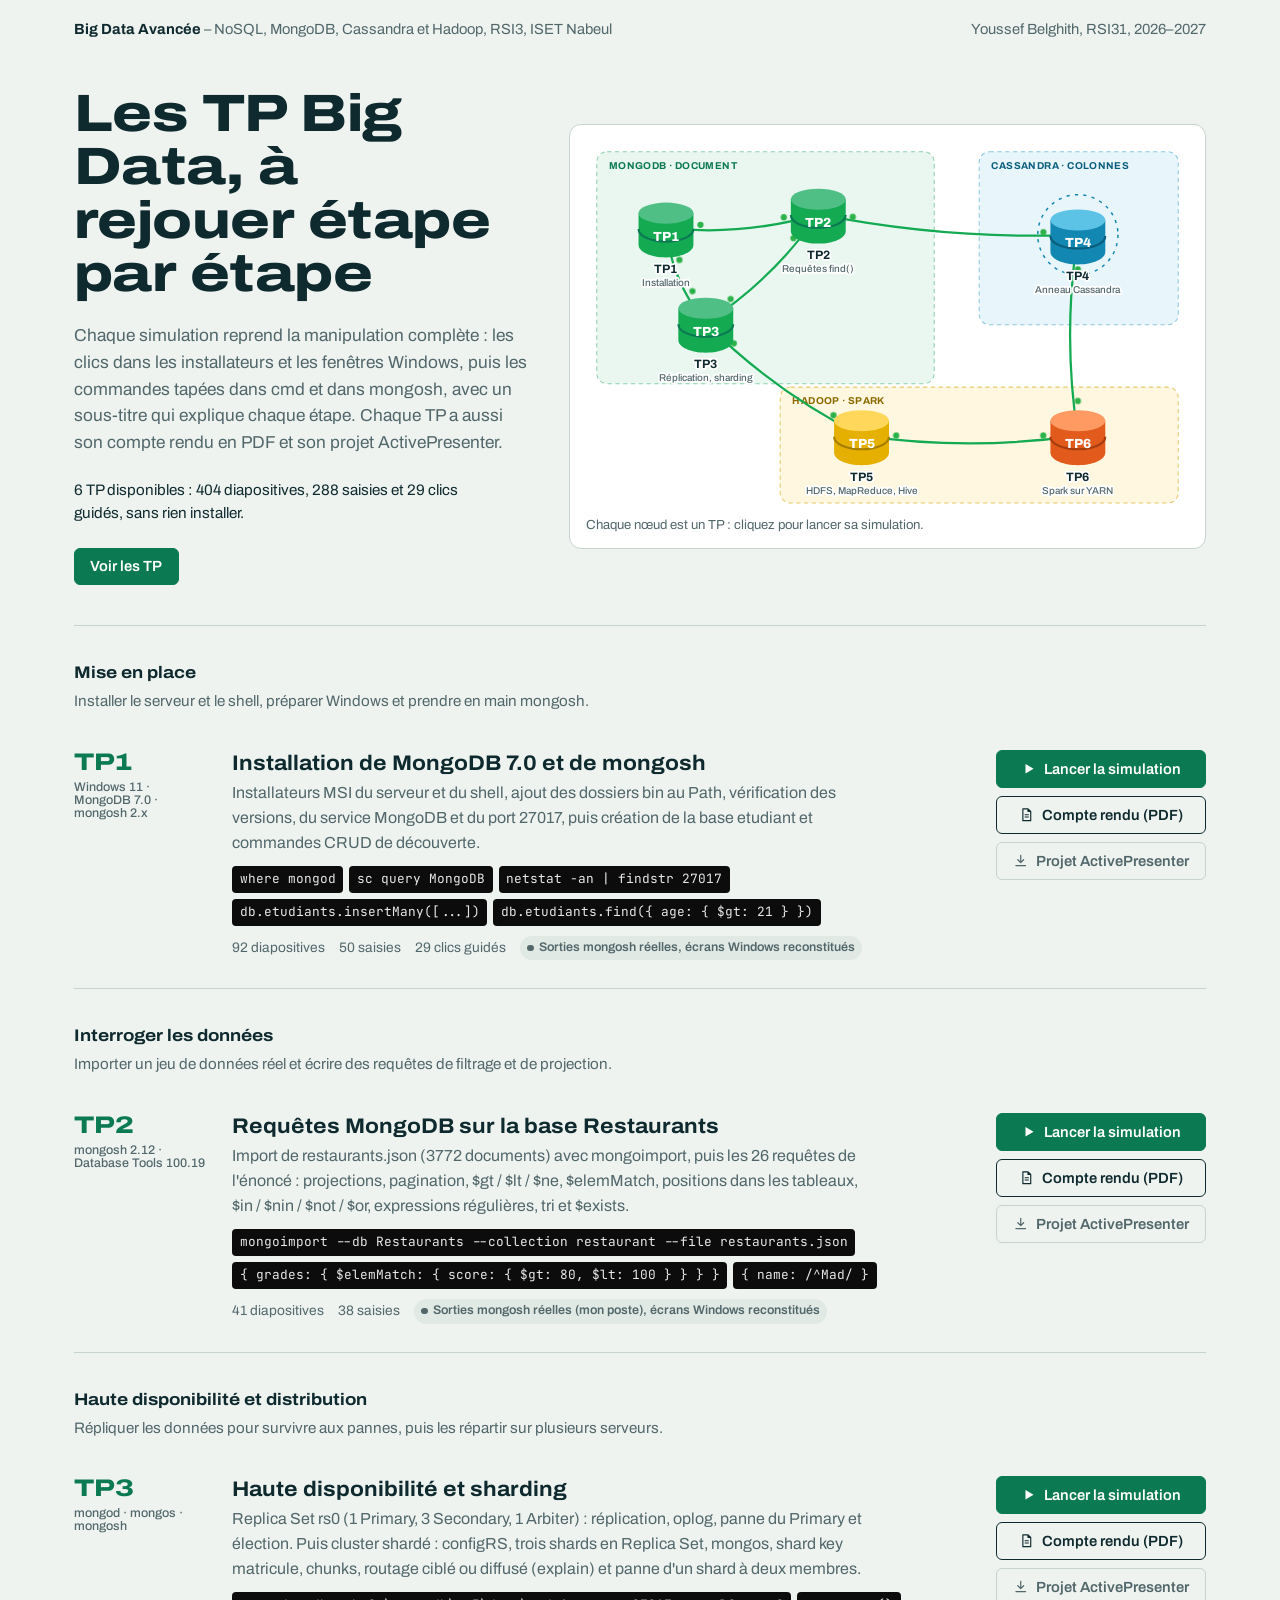
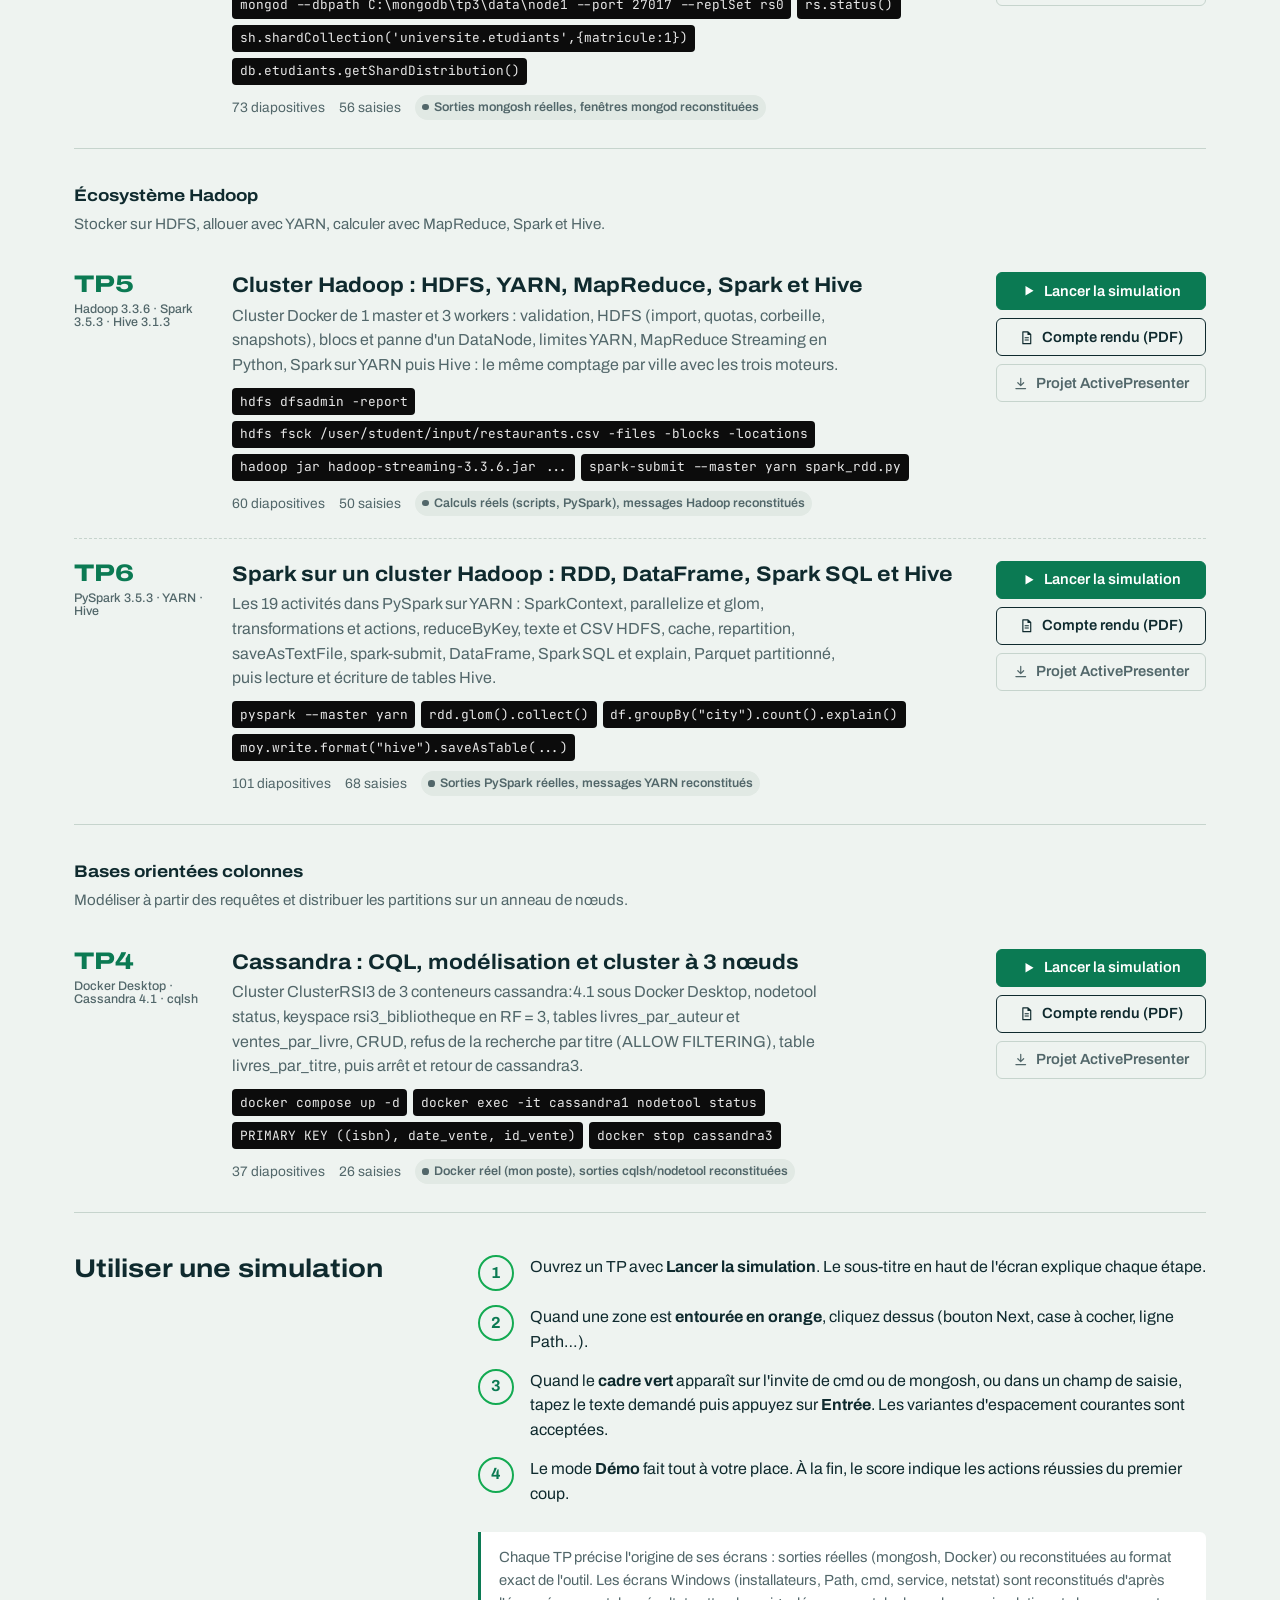
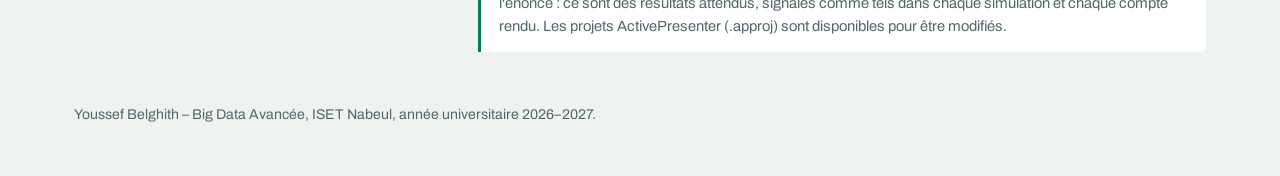
<file: index.html>
<!doctype html>
<html lang="fr">
<head>
<meta charset="utf-8">
<meta name="viewport" content="width=device-width, initial-scale=1">
<title>Big Data Avancée – Simulations des TP (MongoDB, Cassandra…)</title>
<meta name="description" content="Les TP du module Big Data Avancée (MongoDB 7.0, mongosh, NoSQL) à rejouer dans le navigateur, avec leurs comptes rendus et les projets ActivePresenter.">
<link rel="preconnect" href="https://fonts.googleapis.com">
<link rel="preconnect" href="https://fonts.gstatic.com" crossorigin>
<link href="https://fonts.googleapis.com/css2?family=Archivo:wdth,wght@62..125,400..800&family=JetBrains+Mono:wght@400;600&display=swap" rel="stylesheet">
<link rel="stylesheet" href="assets/style.css">
<style>
  .wrap { max-width: 1180px; margin: 0 auto; padding: 0 24px; }
  header.top { display: flex; justify-content: space-between; align-items: center; gap: 16px; padding: 18px 0; color: var(--muted); font-size: .92rem; }
  header.top strong { color: var(--ink); }

  .hero { display: grid; grid-template-columns: minmax(0, 5fr) minmax(0, 7fr); gap: 40px; align-items: center; padding: 28px 0 40px; }
  .hero h1 { font-size: clamp(2.1rem, 4.1vw, 3.5rem); line-height: 1.02; margin: 0 0 22px; letter-spacing: -.01em;
    font-variation-settings: "wdth" 122; font-weight: 800; max-width: 14ch; }
  .hero p { font-size: 1.08rem; color: var(--muted); max-width: 46ch; margin: 0 0 22px; }
  .hero .meta { font-size: .95rem; color: var(--ink); }
  .topo-box { position: relative; background: var(--surface); border: 1.5px solid var(--line); border-radius: var(--radius-m); padding: 6px; }
  .topo-box svg { display: block; width: 100%; height: auto; }
  .topo-caption { display: block; padding: 4px 10px 6px; font-size: .82rem; color: var(--muted); }
  .topo-tip { position: absolute; pointer-events: none; background: var(--ink); color: #fff; font-size: .8rem; line-height: 1.35; padding: 8px 11px; border-radius: 8px; width: max-content; max-width: 270px; box-shadow: 0 6px 18px rgba(15,42,46,.25); transform: translate(-50%, 12px); z-index: 3; }
  .topo-tip b { display: block; font-size: .86rem; margin-bottom: 2px; }
  .topo-tip span { color: #b9d8cb; }
  svg .zone { stroke-width: 1.2; stroke-dasharray: 5 4; }
  svg .zone-label { font: 700 11.5px var(--font); letter-spacing: .04em; text-transform: uppercase; }
  svg .link { fill: none; stroke: var(--serial); stroke-width: 2.6; stroke-linecap: round; }
  svg .draw { stroke-dasharray: 1; stroke-dashoffset: 1; animation: draw .9s cubic-bezier(.6,0,.3,1) forwards; }
  @keyframes draw { to { stroke-dashoffset: 0; } }
  svg .portdot { fill: var(--port); opacity: 0; animation: pop .3s ease-out forwards; }
  svg .packet { fill: var(--ink); }
  svg .node { cursor: pointer; outline: none; opacity: 0; animation: pop .35s ease-out forwards; }
  svg .node .body { transition: transform .2s; transform-origin: center; transform-box: fill-box; }
  svg .node:hover .body, svg .node:focus-visible .body { transform: scale(1.13) translateY(-2px); }
  svg .node .halo { opacity: 0; transition: opacity .2s; }
  svg .node:hover .halo, svg .node:focus-visible .halo { opacity: .22; }
  svg .node text { font: 700 14px var(--font); fill: var(--ink); text-anchor: middle; paint-order: stroke; stroke: #fff; stroke-width: 4px; stroke-linejoin: round; }
  svg .node text.sub { font-weight: 500; font-size: 11.5px; fill: var(--muted); }
  svg .node text.tag { font: 800 12.5px var(--font); fill: #fff; stroke: none; }
  svg .ring { fill: none; stroke: #1287b1; stroke-width: 1.4; stroke-dasharray: 3 5; animation: spin 18s linear infinite; transform-origin: center; transform-box: fill-box; }
  @keyframes spin { to { transform: rotate(360deg); } }
  @keyframes pop { to { opacity: 1; } }

  .group { padding: 34px 0 6px; border-top: 1.5px solid var(--line); }
  .group h2 { font-size: 1.05rem; font-weight: 700; margin: 0 0 4px; font-variation-settings: "wdth" 112; }
  .group .gdesc { color: var(--muted); font-size: .95rem; margin: 0 0 14px; }
  .tp { display: grid; grid-template-columns: 132px minmax(0, 1fr) auto; gap: 26px; align-items: start; padding: 22px 0; border-top: 1px dashed var(--line); }
  .group .tp:first-of-type { border-top: 0; }
  .tp.soon { opacity: .62; }
  .tp .num { font-size: 1.5rem; font-weight: 800; line-height: 1.05; font-variation-settings: "wdth" 125; color: var(--router); }
  .tp .num small { display: block; font-size: .78rem; font-weight: 500; color: var(--muted); margin-top: 6px; font-variation-settings: "wdth" 100; }
  .tp h3 { margin: 0 0 6px; font-size: 1.32rem; line-height: 1.2; font-variation-settings: "wdth" 108; }
  .tp p { margin: 0 0 10px; color: var(--muted); max-width: 70ch; }
  .tp .cmds { display: flex; flex-wrap: wrap; gap: 6px; margin-bottom: 10px; }
  .tp .cmds code { background: var(--console); color: #e8e8e8; padding: .28em .6em; border-radius: 4px; font-size: .8rem; }
  .tp .facts { display: flex; flex-wrap: wrap; gap: 8px 14px; align-items: center; font-size: .86rem; color: var(--muted); }
  .tp .actions { display: flex; flex-direction: column; gap: 8px; min-width: 210px; }

  .howto { padding: 42px 0 18px; border-top: 1.5px solid var(--line); display: grid; grid-template-columns: minmax(0, 4fr) minmax(0, 8fr); gap: 40px; }
  .howto h2 { margin: 0; font-size: 1.6rem; line-height: 1.1; font-variation-settings: "wdth" 115; }
  .howto ol { margin: 0; padding: 0; list-style: none; counter-reset: s; display: grid; gap: 14px; }
  .howto li { counter-increment: s; display: grid; grid-template-columns: 40px 1fr; gap: 12px; }
  .howto li::before { content: counter(s); width: 32px; height: 32px; border-radius: 50%; border: 2px solid var(--serial); color: var(--router); font-weight: 700; display: grid; place-items: center; }
  .note { margin: 26px 0 0; padding: 14px 18px; border-left: 3px solid var(--router); background: var(--surface); color: var(--muted); font-size: .92rem; border-radius: 0 var(--radius-s) var(--radius-s) 0; }
  footer { padding: 34px 0 50px; color: var(--muted); font-size: .88rem; }

  @media (max-width: 900px) {
    .hero { grid-template-columns: 1fr; gap: 26px; }
    .howto { grid-template-columns: 1fr; gap: 18px; }
    .tp { grid-template-columns: 1fr; gap: 10px; }
    .tp .actions { flex-direction: row; flex-wrap: wrap; min-width: 0; }
  }
  @media (max-width: 520px) {
    .wrap { padding: 0 16px; }
    header.top { flex-direction: column; align-items: flex-start; gap: 4px; }
    .tp .actions .btn { flex: 1 1 100%; }
  }
</style>
</head>
<body>
<div class="wrap">
  <header class="top">
    <span><strong>Big Data Avancée</strong> – NoSQL, MongoDB, Cassandra et Hadoop, RSI3, ISET Nabeul</span>
    <span>Youssef Belghith, RSI31, 2026–2027</span>
  </header>

  <section class="hero">
    <div>
      <h1>Les TP Big Data, à rejouer étape par étape</h1>
      <p>Chaque simulation reprend la manipulation complète : les clics dans les installateurs et les fenêtres Windows, puis les commandes tapées dans cmd et dans mongosh, avec un sous-titre qui explique chaque étape. Chaque TP a aussi son compte rendu en PDF et son projet ActivePresenter.</p>
      <p class="meta" id="totals"></p>
      <a class="btn btn-primary" href="#tps">Voir les TP</a>
    </div>
    <div class="topo-box">
      <svg id="topo" viewBox="0 0 720 440" role="img" aria-label="Carte des TP sous forme de cluster : chaque nœud ouvre la simulation d'un TP"></svg>
      <div class="topo-tip" id="topo-tip" hidden></div>
      <span class="topo-caption">Chaque nœud est un TP : cliquez pour lancer sa simulation.</span>
    </div>
  </section>

  <main id="tps"></main>

  <section class="howto">
    <h2>Utiliser une simulation</h2>
    <div>
      <ol>
        <li><span>Ouvrez un TP avec <b>Lancer la simulation</b>. Le sous-titre en haut de l'écran explique chaque étape.</span></li>
        <li><span>Quand une zone est <b>entourée en orange</b>, cliquez dessus (bouton Next, case à cocher, ligne Path…).</span></li>
        <li><span>Quand le <b>cadre vert</b> apparaît sur l'invite de cmd ou de mongosh, ou dans un champ de saisie, tapez le texte demandé puis appuyez sur <b>Entrée</b>. Les variantes d'espacement courantes sont acceptées.</span></li>
        <li><span>Le mode <b>Démo</b> fait tout à votre place. À la fin, le score indique les actions réussies du premier coup.</span></li>
      </ol>
      <p class="note">Chaque TP précise l'origine de ses écrans : sorties réelles (mongosh, Docker) ou reconstituées au format exact de l'outil. Les écrans Windows (installateurs, Path, cmd, service, netstat) sont reconstitués d'après l'énoncé : ce sont des résultats attendus, signalés comme tels dans chaque simulation et chaque compte rendu. Les projets ActivePresenter (.approj) sont disponibles pour être modifiés.</p>
    </div>
  </section>

  <footer>Youssef Belghith – Big Data Avancée, ISET Nabeul, année universitaire 2026–2027.</footer>
</div>

<script src="assets/catalog.js?v=2"></script>
<script src="assets/home.js?v=2"></script>
</body>
</html>
</file>
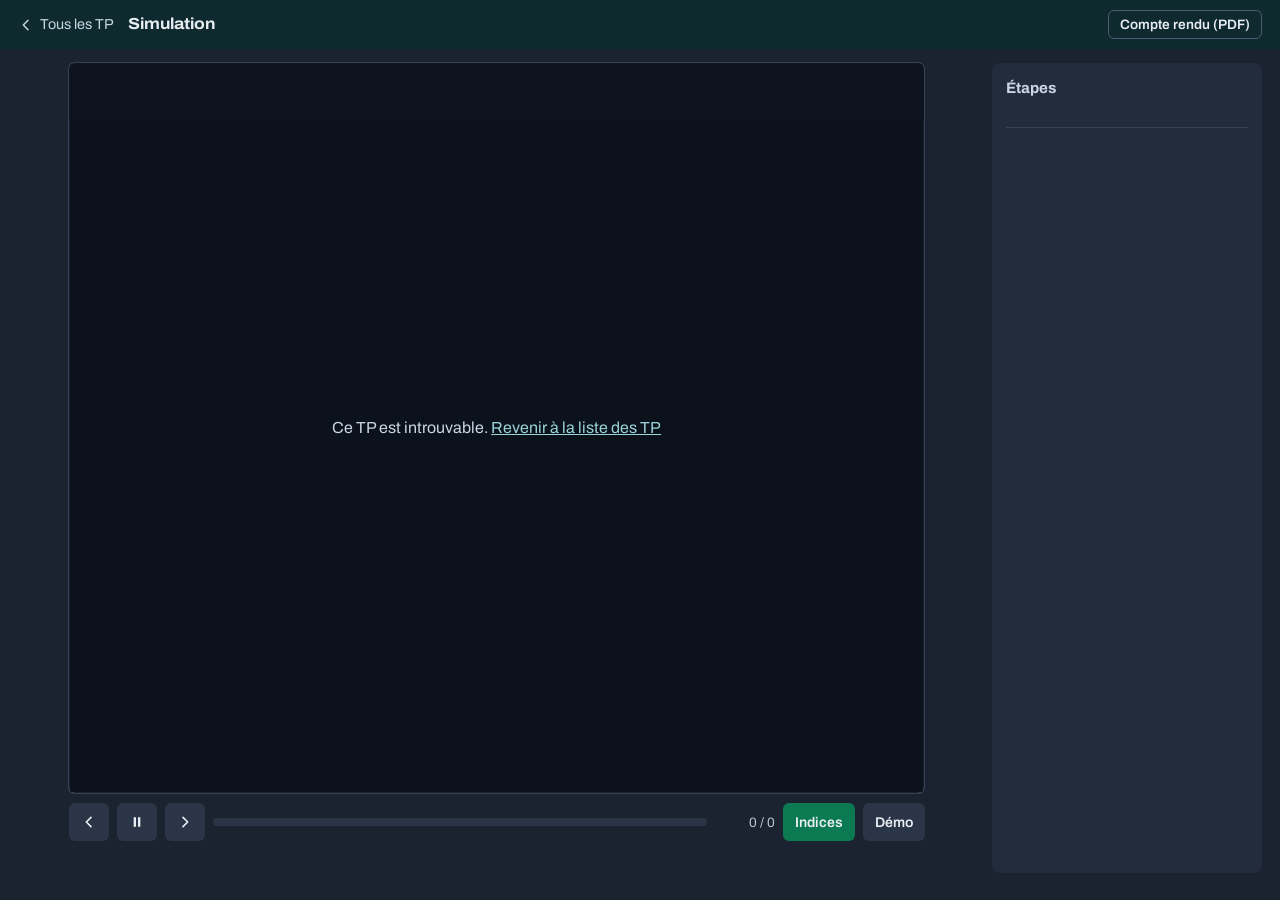
<file: simulation.html>
<!doctype html>
<html lang="fr">
<head>
<meta charset="utf-8">
<meta name="viewport" content="width=device-width, initial-scale=1">
<title>Simulation – Big Data Avancée</title>
<link rel="preconnect" href="https://fonts.googleapis.com">
<link rel="preconnect" href="https://fonts.gstatic.com" crossorigin>
<link href="https://fonts.googleapis.com/css2?family=Archivo:wdth,wght@62..125,400..800&family=JetBrains+Mono:wght@400;600&display=swap" rel="stylesheet">
<link rel="stylesheet" href="assets/style.css">
<style>
  body { background: #1b2230; color: #e9eef3; min-height: 100svh; display: flex; flex-direction: column; }
  .bar { display: flex; align-items: center; gap: 14px; padding: 10px 18px; background: var(--ink); flex-wrap: wrap; }
  .bar a.back { color: #c9d6e3; text-decoration: none; font-size: .9rem; display: inline-flex; gap: 6px; align-items: center; }
  .bar a.back:hover { color: #fff; }
  .bar h1 { font-size: 1rem; margin: 0; font-weight: 700; font-variation-settings: "wdth" 110; flex: 1; min-width: 200px; }
  .bar h1 span { color: #8fb3c7; font-weight: 500; }
  .bar .links { display: flex; gap: 8px; }
  .bar .btn { color: #e9eef3; border-color: #4a5a70; padding: .5em .8em; font-size: .85rem; }
  .bar .btn:hover { background: #e9eef3; color: var(--ink); }

  .layout { flex: 1; display: grid; grid-template-columns: minmax(0, 1fr) 270px; gap: 16px; padding: 14px 18px; }
  .stagewrap { display: flex; flex-direction: column; align-items: center; gap: 10px; min-width: 0; }
  .stage {
    position: relative; width: min(100%, calc((100svh - 170px) * 1.1717)); aspect-ratio: 1242 / 1060;
    container-type: inline-size; background: #000; border-radius: 6px; overflow: hidden;
    box-shadow: 0 0 0 1px #34425a;
  }
  .stage img { position: absolute; inset: 0; width: 100%; height: 100%; display: block; user-select: none; }
  .subtitle {
    position: absolute; left: 0; right: 0; top: 0; min-height: 7.92%; padding: .55cqw 2cqw;
    background: rgba(11, 31, 51, .97); color: #fff; display: grid; place-content: center;
    text-align: center; font-size: clamp(11px, 1.42cqw, 19px); line-height: 1.3;
  }
  .subtitle b { color: #9ad3d8; margin-right: .4em; }
  .subtitle span { display: inline; }
  .cli {
    position: absolute; top: 98.02%; height: 1.98%;
    background: #000; color: #fff; border: 1px solid var(--port); border-radius: 2px;
    font: clamp(9px, 1.05cqw, 14px) var(--mono); padding: 0 .3cqw; outline: none; caret-color: #fff;
  }
  .cli:focus { box-shadow: 0 0 0 2px rgba(45, 178, 74, .55); }
  .cli.ok { border-color: var(--port); background: #062a10; }
  .cli.bad { border-color: var(--serial); animation: shake .35s; }
  @keyframes shake { 25% { transform: translateX(-4px); } 75% { transform: translateX(4px); } }
  .cli.light { background: #fff; color: #000; caret-color: #000; border-width: 2px; font-size: clamp(9px, 1.0cqw, 13px); }
  .cli.light.ok { background: #e3fbe6; }
  .hot { position: absolute; background: transparent; border: 0; padding: 0; cursor: pointer; border-radius: 2px; }
  .hot.cue { box-shadow: 0 0 0 2px #e0a800, 0 0 0 5px rgba(224, 168, 0, .3); animation: cue 1.4s ease-in-out infinite; }
  .hot.done { box-shadow: 0 0 0 2px var(--port); animation: none; }
  @keyframes cue { 50% { box-shadow: 0 0 0 2px #e0a800, 0 0 0 7px rgba(224, 168, 0, .12); } }
  .hint {
    position: absolute; left: 49.3%; width: 44.3%; top: 90.75%; min-height: 5.28%;
    background: var(--hint); color: #1b1b1b; border: 2px solid #e0a800; border-radius: 3px;
    display: flex; align-items: center; justify-content: center; text-align: center; padding: .4cqw .8cqw;
    font-size: clamp(10px, 1.1cqw, 15px); font-weight: 600; line-height: 1.3;
  }
  .hint code { font-family: var(--mono); font-weight: 600; word-break: break-word; }
  .feedback {
    position: absolute; left: 50%; top: 45%; transform: translate(-50%, -50%); max-width: 80%;
    background: #fff; color: var(--ink); border-left: 5px solid var(--serial); padding: 1.2cqw 2cqw; border-radius: 4px;
    font-size: clamp(12px, 1.4cqw, 18px); box-shadow: 0 8px 30px rgba(0, 0, 0, .5); display: none;
  }
  .feedback code { font-family: var(--mono); font-weight: 600; }
  .feedback.show { display: block; }
  .tag { position: absolute; right: .7%; top: 8.6%; background: #282828; color: #9a9a9a; font-size: clamp(8px, .85cqw, 12px); padding: .15cqw .6cqw; border-radius: 3px; }
  .hidden { display: none !important; }

  .controls { width: min(100%, calc((100svh - 170px) * 1.1717)); display: flex; align-items: center; gap: 8px; flex-wrap: wrap; }
  .ctl { background: #2a3547; color: #e9eef3; border: 0; border-radius: 6px; height: 38px; min-width: 40px; padding: 0 12px;
         font: 600 .88rem var(--font); cursor: pointer; display: inline-flex; align-items: center; gap: 6px; }
  .ctl:hover { background: #3a4860; }
  .ctl svg { width: 16px; height: 16px; }
  .ctl[aria-pressed="true"] { background: var(--router); }
  .progress { flex: 1; min-width: 120px; height: 8px; background: #2a3547; border-radius: 4px; position: relative; overflow: hidden; cursor: pointer; }
  .progress i { position: absolute; left: 0; top: 0; bottom: 0; background: var(--serial); border-radius: 4px; transition: width .25s; }
  .progress b { position: absolute; left: 0; bottom: 0; height: 2px; background: #fff; opacity: .7; }
  .count { font-size: .85rem; color: #b8c6d4; min-width: 60px; text-align: right; font-variant-numeric: tabular-nums; }

  aside { background: #222c3c; border-radius: 8px; padding: 14px; overflow: auto; max-height: calc(100svh - 90px); }
  aside h2 { font-size: .95rem; margin: 0 0 10px; color: #c9d6e3; }
  aside ol { list-style: none; margin: 0; padding: 0; display: grid; gap: 4px; counter-reset: c; }
  aside li button { counter-increment: c; width: 100%; text-align: left; background: transparent; border: 0; color: #c9d6e3;
                    padding: 8px 10px; border-radius: 6px; font: .88rem var(--font); cursor: pointer; display: grid; grid-template-columns: 22px 1fr; gap: 6px; }
  aside li button::before { content: counter(c); color: #7e93a8; font-weight: 700; }
  aside li button:hover { background: #2c384c; }
  aside li button.cur { background: #2e4c5a; color: #fff; }
  aside li button.cur::before { color: var(--port); }
  aside .score { margin-top: 16px; padding-top: 12px; border-top: 1px solid #34425a; font-size: .86rem; color: #b8c6d4; }
  aside .score strong { color: #fff; font-size: 1.1rem; }

  .end, .loading { position: absolute; inset: 0; background: rgba(13, 20, 31, .93); display: flex; flex-direction: column;
                   align-items: center; justify-content: center; gap: 1.6cqw; text-align: center; padding: 4cqw; }
  .end h2 { margin: 0; font-size: clamp(20px, 3.4cqw, 42px); font-variation-settings: "wdth" 115; }
  .end p { margin: 0; color: #c9d6e3; font-size: clamp(13px, 1.6cqw, 19px); max-width: 52ch; }
  .end .row { display: flex; gap: 10px; flex-wrap: wrap; justify-content: center; }
  .end .btn { color: #fff; border-color: #6c7f97; }
  .end .btn-primary { border-color: var(--router); }
  .loading p { color: #c9d6e3; }
  .spinner { width: 34px; height: 34px; border: 3px solid #34425a; border-top-color: var(--port); border-radius: 50%; animation: spin 1s linear infinite; }
  @keyframes spin { to { transform: rotate(360deg); } }

  @media (max-width: 980px) {
    .layout { grid-template-columns: 1fr; }
    aside { max-height: none; }
  }
  @media (max-width: 640px) {
    .layout { padding: 10px; }
    .bar .links { width: 100%; }
    .cli { left: 0 !important; right: 0; width: 100% !important; top: auto !important; bottom: 0; height: auto !important; margin: 0; padding: 6px 8px; font-size: 14px; border-width: 2px; }
    .hint { left: 2%; width: 96%; top: auto; bottom: 42px; transform: none; margin: 0; font-size: 12px; padding: 6px; }
  }
</style>
</head>
<body>
<div class="bar">
  <a class="back" href="index.html"><svg width="16" height="16" viewBox="0 0 24 24" aria-hidden="true"><path d="M15 5 8 12l7 7" fill="none" stroke="currentColor" stroke-width="2.2" stroke-linecap="round" stroke-linejoin="round"/></svg>Tous les TP</a>
  <h1 id="title">Simulation</h1>
  <div class="links"><a class="btn" id="crlink" target="_blank" rel="noopener">Compte rendu (PDF)</a></div>
</div>
<div class="layout">
  <div class="stagewrap">
    <div class="stage" id="stage">
      <img id="img" alt="">
      <div class="subtitle" id="sub" aria-live="polite"></div>
      <span class="tag hidden" id="tag">résultat attendu</span>
      <div class="hint hidden" id="hint"></div>
      <button class="hot hidden" id="hot" aria-label="Zone à cliquer"></button>
      <input class="cli hidden" id="cli" autocomplete="off" autocapitalize="off" spellcheck="false" aria-label="Commande à taper">
      <div class="feedback" id="fb" role="alert"></div>
      <div class="loading" id="loading"><div class="spinner"></div><p>Chargement de la simulation…</p></div>
      <div class="end hidden" id="end"></div>
    </div>
    <div class="controls">
      <button class="ctl" id="prev" aria-label="Diapositive précédente"><svg viewBox="0 0 24 24"><path d="M15 5 8 12l7 7" fill="none" stroke="currentColor" stroke-width="2.4" stroke-linecap="round" stroke-linejoin="round"/></svg></button>
      <button class="ctl" id="play" aria-label="Pause"><svg viewBox="0 0 24 24" id="playicon"><path d="M7 5h3.5v14H7zM13.5 5H17v14h-3.5z" fill="currentColor"/></svg></button>
      <button class="ctl" id="next" aria-label="Diapositive suivante"><svg viewBox="0 0 24 24"><path d="m9 5 7 7-7 7" fill="none" stroke="currentColor" stroke-width="2.4" stroke-linecap="round" stroke-linejoin="round"/></svg></button>
      <div class="progress" id="progress" title="Aller à une diapositive"><i id="bar"></i><b id="timer"></b></div>
      <span class="count" id="count">0 / 0</span>
      <button class="ctl" id="hintbtn" aria-pressed="true">Indices</button>
      <button class="ctl" id="demo" aria-pressed="false">Démo</button>
    </div>
  </div>
  <aside>
    <h2>Étapes</h2>
    <ol id="chapters"></ol>
    <div class="score" id="score"></div>
  </aside>
</div>
<script src="assets/catalog.js"></script>
<script src="assets/player.js"></script>
</body>
</html>
</file>
<file: assets/style.css>
/* Big Data Avancée — palette « documents » : vert feuille, encre bleu nuit, console noire */
:root {
  --paper: #eef3f0;
  --paper-2: #e1e9e4;
  --surface: #ffffff;
  --ink: #0f2a2e;
  --muted: #52676a;
  --line: #c6d4cd;
  --router: #0b7a53;        /* couleur principale (boutons, numéros) */
  --router-dark: #075c3e;
  --serial: #13aa52;        /* barre de progression, accents */
  --port: #2db24a;          /* cadre vert de saisie */
  --hint: #fff3b0;
  --console: #0c0c0c;
  --radius-s: 6px;
  --radius-m: 12px;
  --font: "Archivo", "Segoe UI", system-ui, sans-serif;
  --mono: "JetBrains Mono", "Cascadia Mono", Consolas, monospace;
}
* { box-sizing: border-box; }
html { -webkit-text-size-adjust: 100%; }
body {
  margin: 0; background: var(--paper); color: var(--ink);
  font-family: var(--font); font-size: 16px; line-height: 1.55;
  font-variation-settings: "wdth" 100;
}
a { color: inherit; }
:focus-visible { outline: 3px solid var(--router); outline-offset: 2px; border-radius: 4px; }
code, .cmd { font-family: var(--mono); font-size: .86em; }

.btn {
  display: inline-flex; align-items: center; gap: .45em; justify-content: center;
  font: 600 .92rem/1 var(--font); text-decoration: none; cursor: pointer;
  padding: .7em 1.05em; border-radius: var(--radius-s); border: 1.5px solid var(--ink);
  background: transparent; color: var(--ink); transition: background .15s, color .15s, transform .1s;
  white-space: nowrap;
}
.btn:hover { background: var(--ink); color: var(--paper); }
.btn:active { transform: translateY(1px); }
.btn-primary { background: var(--router); border-color: var(--router); color: #fff; }
.btn-primary:hover { background: var(--router-dark); border-color: var(--router-dark); color: #fff; }
.btn-quiet { border-color: var(--line); color: var(--muted); }
.btn-quiet:hover { background: var(--paper-2); color: var(--ink); }
.btn[aria-disabled="true"] { opacity: .45; pointer-events: none; }
.btn svg { width: 1.05em; height: 1.05em; flex: none; }

.badge {
  display: inline-flex; align-items: center; gap: .4em; font-size: .78rem; font-weight: 600;
  padding: .22em .6em; border-radius: 999px; background: var(--paper-2); color: var(--muted);
}
.badge::before { content: ""; width: .5em; height: .5em; border-radius: 50%; background: currentColor; }
.badge.real { background: #dcf3e2; color: #1d7a34; }
.badge.soon { background: #fff1c7; color: #8a6400; }

@media (prefers-reduced-motion: reduce) {
  *, *::before, *::after { animation-duration: .001ms !important; animation-iteration-count: 1 !important; transition: none !important; }
}
</file>
